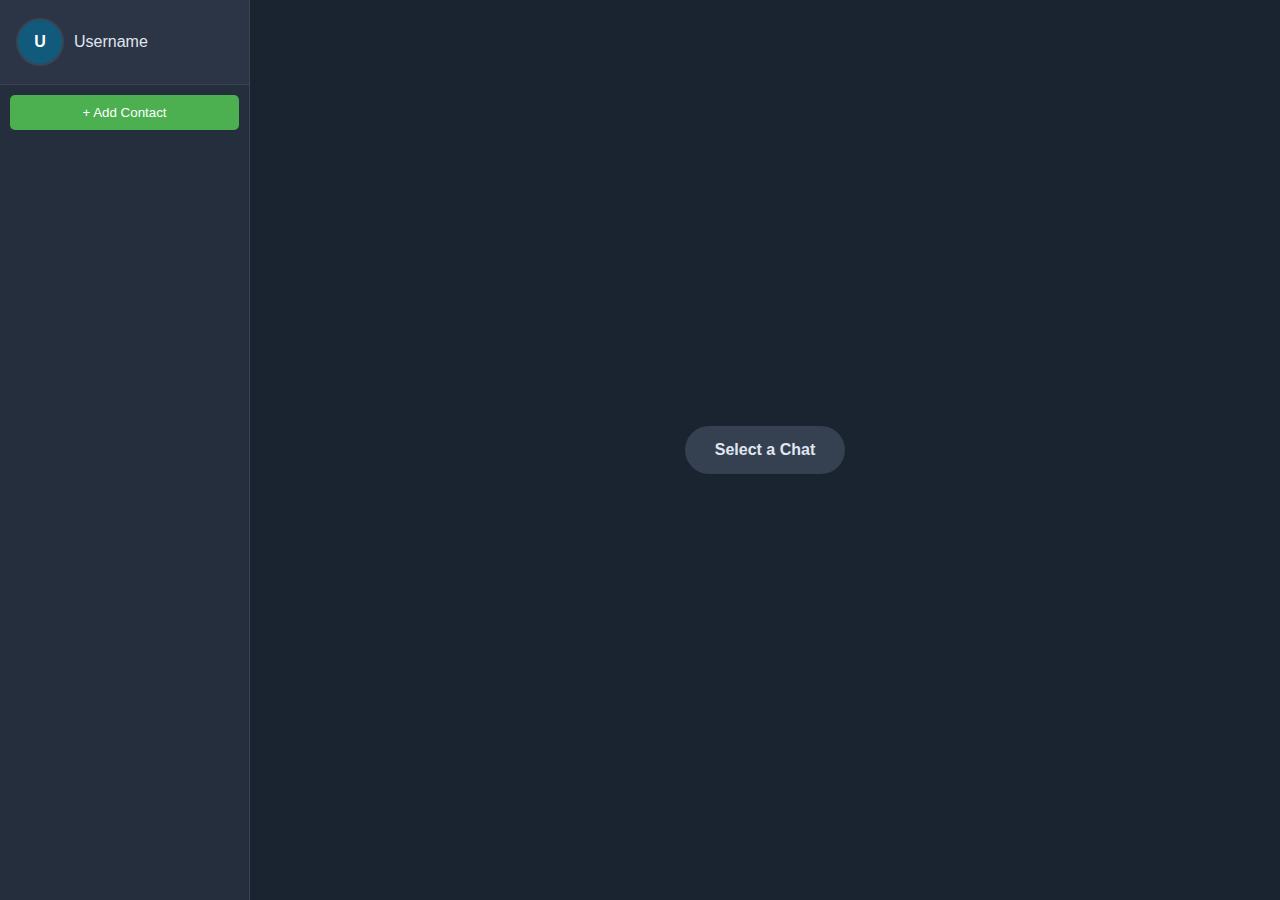
<file: app/index.html>
<!DOCTYPE html>
<html lang="en">
    <head>
        <meta charset="UTF-8" />
        <meta name="viewport" content="width=device-width, initial-scale=1.0" />
        <title>Chat App Demo</title>
        <link rel="stylesheet" href="css/app/styles.css" />
    </head>
    <body>
   
        <div class="sidebar">
            <div class="sidebar-header">
                <div class="profile-picture" id="settings">U</div>
                <label class="username" id="username">Username</label>
            </div>

            <button class="add-contact-btn" id="openModal">
                + Add Contact
            </button>

            
           <!-- Add Contact Modal -->
            <div class="modal" id="contactModal">
                <div class="modal-content">
                    <h3>Add Contact</h3>
                    <input type="text" id="contactName" placeholder="Username" autocomplete="off" />
                    <div id="recommendations" class="recommendations"></div>
                    <button id="addContact">Add</button>
                    <button class="close-btn" id="closeModal">Cancel</button>
                </div>
            </div>


            <div class="chat-list">
                <div class="chats" id="chatContainer"></div>
            </div>
        </div>

        <div class="settings-panel">
            <div class="back-btn">back</div>
            <div class="profile-info">
                <div class="profile-picture large">U</div>
                <div class="profile-details">
                    <div class="profile-name">Username</div>
                    <!-- <div class="profile-status">Online</div> -->
                </div>
            </div>

            <div class="settings-section danger">
                <button class="logout-btn">Log Out</button>
            </div>
        </div>

        <div class="chat-container" id="mainChatArea">
            <div class="empty-state">
                <div class="select-chat">Select a Chat</div>
            </div>
            <!-- <div class="chat-header">
                <div class="chat-info">
                    <div class="chat-name">${name}</div>
                </div>
            </div>

            <div class="chat-area">
                <div class="messages">
                    <div class="message received">
                        <div class="bubble">Hey there!</div>
                    </div>
                    <div class="message sent">
                        <div class="bubble">Hi ${name}! How are you?</div>
                    </div>
                    <div class="message sent">
                        <div class="bubble">Hi ${name}! How are you?</div>
                    </div>
                    <div class="message sent">
                        <div class="bubble">Hi ${name}! How are you?</div>
                    </div>
                    <div class="message received">
                        <div class="bubble">Hey there!</div>
                    </div>
                    <div class="message received">
                        <div class="bubble">Hey there!</div>
                    </div>
                    <div class="message received">
                        <div class="bubble">Hey there!</div>
                    </div>
                </div>
            </div>

            <div class="chat-input">
                <input type="text" placeholder="Type a message..." />
                <button id="sendBtn">Send</button>
            </div>
        </div> -->
 
        <script src="js/getUser.js"></script>
        <script src="js/getUserContacts.js"></script>
        <script src="js/addContact.js"></script>
        <script src="js/getMessages.js"></script>
        <script src="js/main.js"></script>
    </body>
</html>
</file>
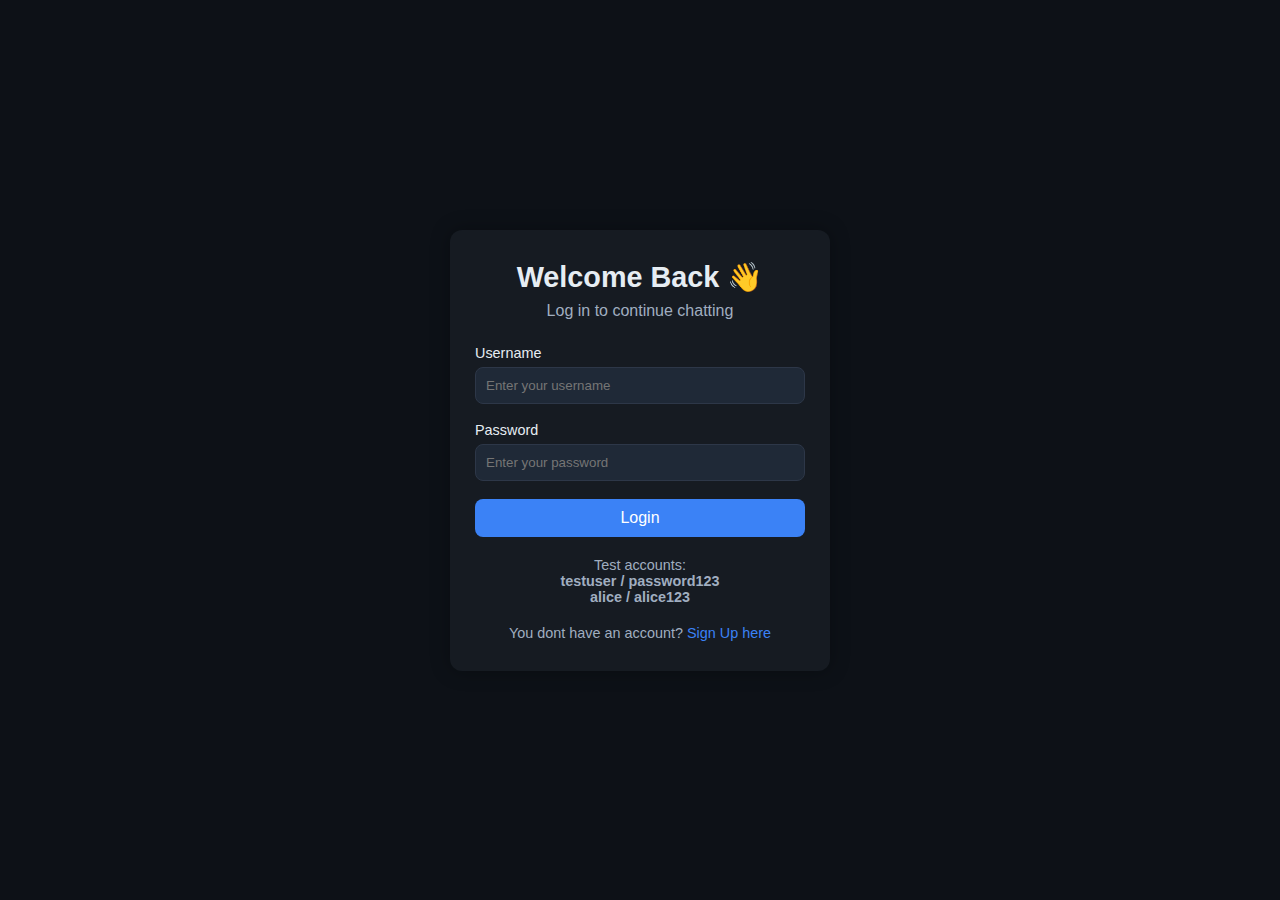
<file: login/login.html>
<!DOCTYPE html>
<html lang="en">
    <head>
        <meta charset="UTF-8" />
        <meta name="viewport" content="width=device-width, initial-scale=1.0" />
        <title>Login | Chat App</title>
        <link rel="stylesheet" href="./css/login.css" />
    </head>
    <body>
        <div class="login-container">
            <div class="login-card">
                <h2 class="title">Welcome Back 👋</h2>
                <p class="subtitle">Log in to continue chatting</p>

                <form id="loginForm" novalidate>
                    <div class="input-group">
                        <label for="username">Username</label>
                        <input
                            type="text"
                            id="username"
                            placeholder="Enter your username"
                            required
                        />
                    </div>

                    <div class="input-group">
                        <label for="password">Password</label>
                        <input
                            type="password"
                            id="password"
                            placeholder="Enter your password"
                            required
                        />
                    </div>

                    <!-- Error message -->
                    <div
                        id="errorMsg"
                        class="error-msg"
                        aria-live="polite"
                        style="display: none"
                    ></div>

                    <button type="submit" class="login-btn">Login</button>
                </form>

                <p class="footer-text">
                    Test accounts:
                    <br /><strong>testuser / password123</strong> <br /><strong
                        >alice / alice123</strong
                    >
                </p>
                <p class="footer-text">
                    You dont have an account?
                    <a href="../signup/signup.html">Sign Up here</a>
                </p>
            </div>
        </div>

        <script src="./js/login.js"></script>
    </body>
</html>
</file>
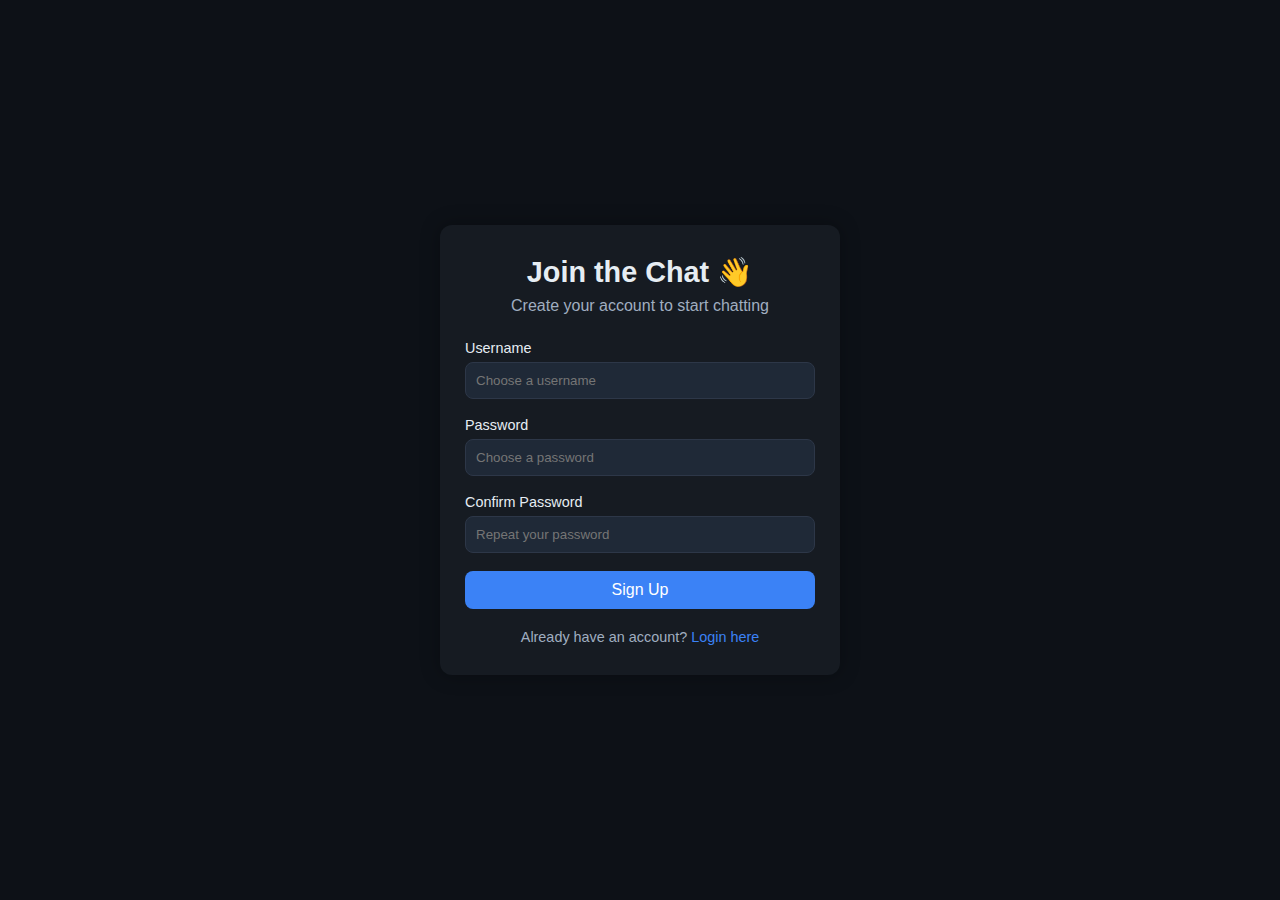
<file: signup/signup.html>
<!DOCTYPE html>
<html lang="en">
<head>
    <meta charset="UTF-8" />
    <meta name="viewport" content="width=device-width, initial-scale=1.0" />
    <title>Sign Up | Chat App</title>
    <link rel="stylesheet" href="./css/signup.css" />
</head>
<body>
    <div class="login-container">
        <div class="login-card">
            <h2 class="title">Join the Chat 👋</h2>
            <p class="subtitle">Create your account to start chatting</p>

            <form id="signupForm" novalidate>
                <div class="input-group">
                    <label for="username">Username</label>
                    <input
                        type="text"
                        id="username"
                        placeholder="Choose a username"
                        required
                    />
                </div>

                <div class="input-group">
                    <label for="password">Password</label>
                    <input
                        type="password"
                        id="password"
                        placeholder="Choose a password"
                        required
                    />
                </div>

                <div class="input-group">
                    <label for="confirmPassword">Confirm Password</label>
                    <input
                        type="password"
                        id="confirmPassword"
                        placeholder="Repeat your password"
                        required
                    />
                </div>

                <!-- Error message -->
                <div
                    id="errorMsg"
                    class="error-msg"
                    aria-live="polite"
                    style="display: none"
                ></div>

                <button type="submit" class="login-btn">Sign Up</button>
            </form>

            <p class="footer-text">
                Already have an account? <a href="../login/login.html">Login here</a>
            </p>
        </div>
    </div>

    <script src="./js/signup.js"></script>
</body>
</html>
</file>
<file: login/css/login.css>
:root {
  --color-bg: #0d1117;
  --color-card: #161b22;
  --color-text: #e6edf3;
  --color-accent: #3b82f6;
}

* {
  margin: 0;
  padding: 0;
  box-sizing: border-box;
  font-family: "Segoe UI", sans-serif;
}

body {
  background: var(--color-bg);
  height: 100vh;
  display: flex;
  align-items: center;
  justify-content: center;
}

.login-container {
  width: 100%;
  display: flex;
  justify-content: center;
  padding: 20px;
}

.login-card {
  background: var(--color-card);
  border-radius: 12px;
  box-shadow: 0 0 20px rgba(0, 0, 0, 0.3);
  width: 100%;
  max-width: 380px;
  padding: 30px 25px;
  color: var(--color-text);
}

.title {
  font-size: 1.8rem;
  margin-bottom: 8px;
  text-align: center;
}

.subtitle {
  text-align: center;
  color: #a0aec0;
  margin-bottom: 25px;
}

.input-group {
  display: flex;
  flex-direction: column;
  margin-bottom: 18px;
}

.input-group label {
  margin-bottom: 6px;
  font-size: 0.9rem;
}

.input-group input {
  padding: 10px;
  border: 1px solid #2d3748;
  border-radius: 8px;
  background: #1f2937;
  color: var(--color-text);
  outline: none;
  transition: border-color 0.3s;
}

.input-group input:focus {
  border-color: var(--color-accent);
}

.login-btn {
  width: 100%;
  padding: 10px;
  background: var(--color-accent);
  color: white;
  border: none;
  border-radius: 8px;
  cursor: pointer;
  font-size: 1rem;
  transition: opacity 0.3s;
}

.login-btn:hover {
  opacity: 0.9;
}

.footer-text {
  margin-top: 20px;
  text-align: center;
  font-size: 0.9rem;
  color: #a0aec0;
}

.footer-text a {
  color: var(--color-accent);
  text-decoration: none;
}

.footer-text a:hover {
  text-decoration: underline;
}

.error-msg {
  margin: 8px 0 12px 0;
  font-size: 0.95rem;
  color: #ff6b6b;
  background: rgba(255, 107, 107, 0.06);
  padding: 8px 10px;
  border-radius: 6px;
}
</file>
<file: app/css/app/styles.css>
/* src/css/style.css */

/* 1. Base Styles and Variables (Highest priority) */
@import url("./_variables.css");
@import url("./_reset.css");

/* 2. Global Layout and Structure */
@import url("./_layout.css");

/* 3. Component Styles */
@import url("./_chatlist.css");
@import url("./_settings.css");
@import url("./_messages.css");
</file>
<file: signup/css/signup.css>
:root {
  --color-bg: #0d1117;
  --color-card: #161b22;
  --color-text: #e6edf3;
  --color-accent: #3b82f6;
}

/* Reset & global */
* {
  margin: 0;
  padding: 0;
  box-sizing: border-box;
  font-family: "Segoe UI", sans-serif;
}

body {
  background: var(--color-bg);
  height: 100vh;
  display: flex;
  align-items: center;
  justify-content: center;
}

/* Container */
.login-container {
  width: 100%;
  display: flex;
  justify-content: center;
  padding: 20px;
}

/* Card */
.login-card {
  background: var(--color-card);
  border-radius: 12px;
  box-shadow: 0 0 20px rgba(0, 0, 0, 0.3);
  width: 100%;
  max-width: 400px;
  padding: 30px 25px;
  color: var(--color-text);
}

/* Title & subtitle */
.title {
  font-size: 1.8rem;
  margin-bottom: 8px;
  text-align: center;
}

.subtitle {
  text-align: center;
  color: #a0aec0;
  margin-bottom: 25px;
}

/* Input groups */
.input-group {
  display: flex;
  flex-direction: column;
  margin-bottom: 18px;
}

.input-group label {
  margin-bottom: 6px;
  font-size: 0.9rem;
}

.input-group input {
  padding: 10px;
  border: 1px solid #2d3748;
  border-radius: 8px;
  background: #1f2937;
  color: var(--color-text);
  outline: none;
  transition: border-color 0.3s;
}

.input-group input:focus {
  border-color: var(--color-accent);
}

/* Buttons */
.login-btn {
  width: 100%;
  padding: 10px;
  background: var(--color-accent);
  color: white;
  border: none;
  border-radius: 8px;
  cursor: pointer;
  font-size: 1rem;
  transition: opacity 0.3s;
}

.login-btn:hover {
  opacity: 0.9;
}

/* Footer text */
.footer-text {
  margin-top: 20px;
  text-align: center;
  font-size: 0.9rem;
  color: #a0aec0;
}

.footer-text a {
  color: var(--color-accent);
  text-decoration: none;
}

.footer-text a:hover {
  text-decoration: underline;
}

/* Error messages */
.error-msg {
  margin: 8px 0 12px 0;
  font-size: 0.95rem;
  color: #ff6b6b;
  background: rgba(255, 107, 107, 0.06);
  padding: 8px 10px;
  border-radius: 6px;
}
</file>
